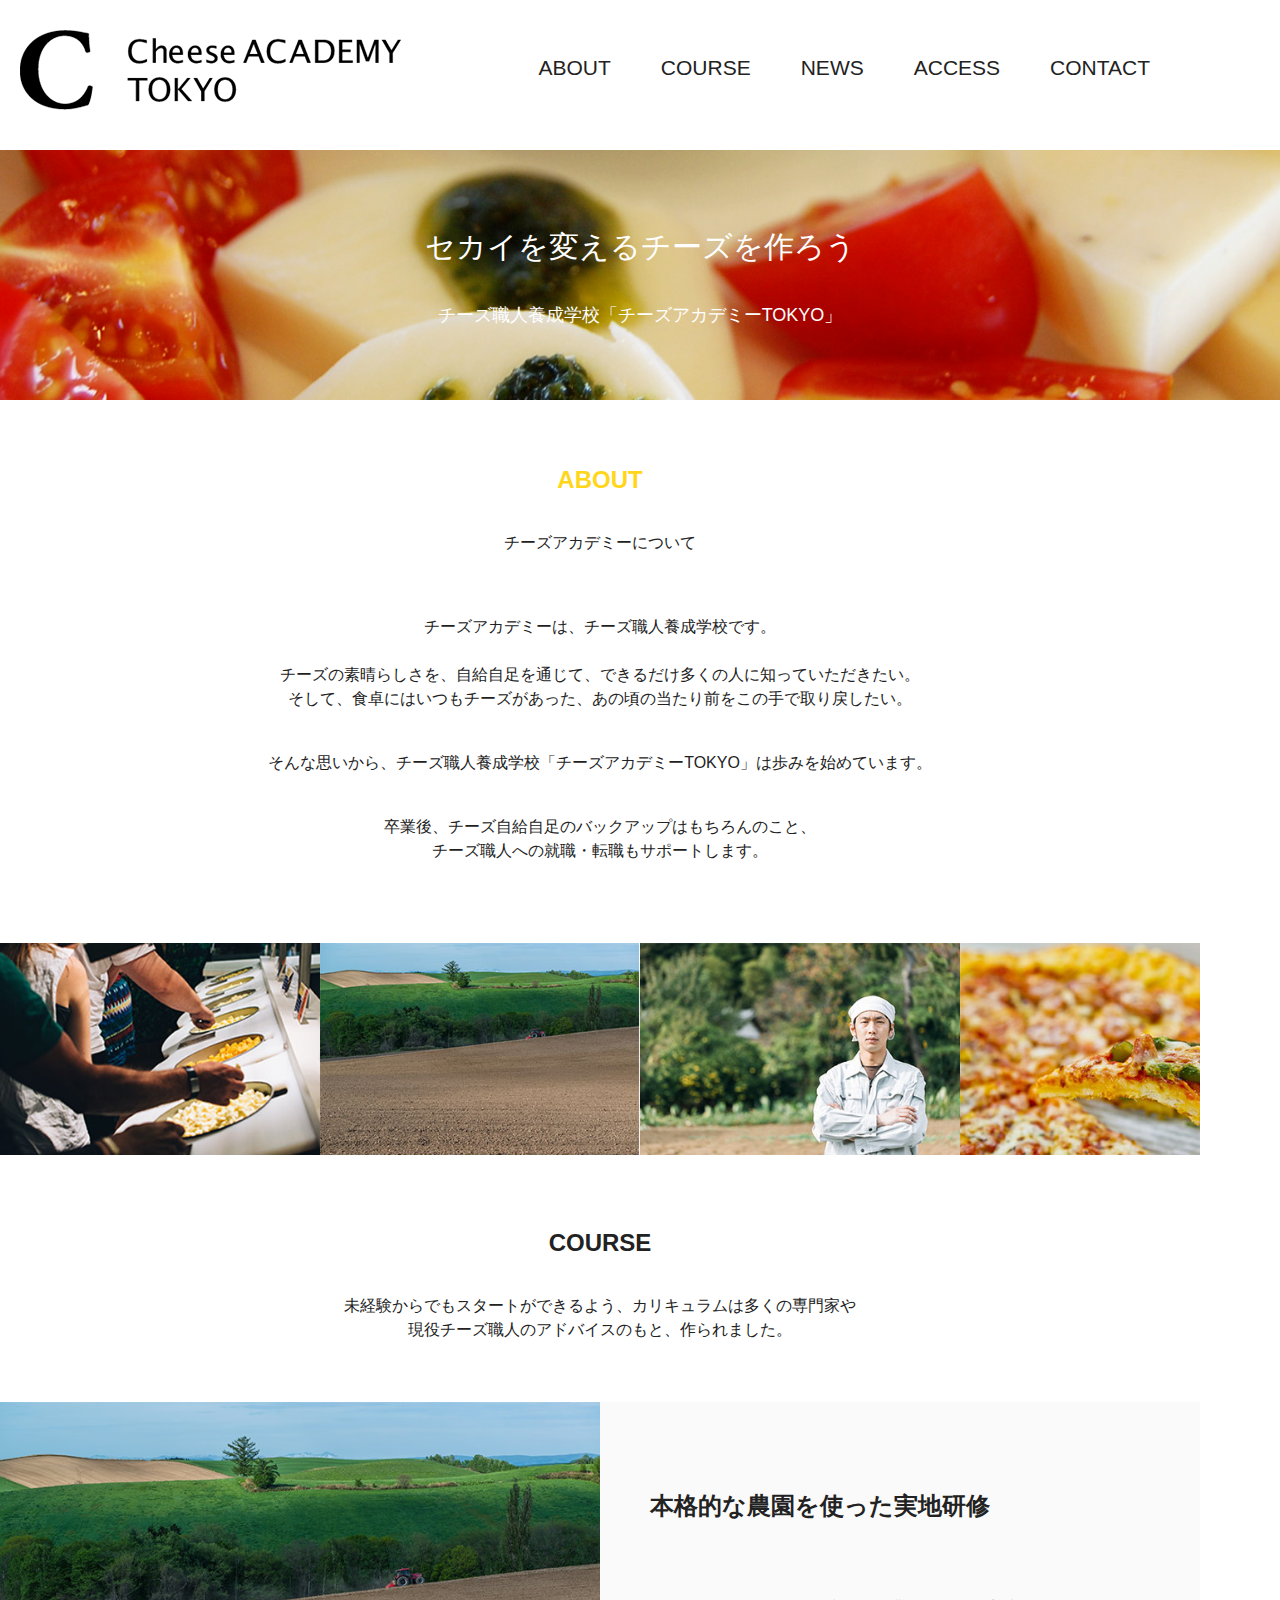
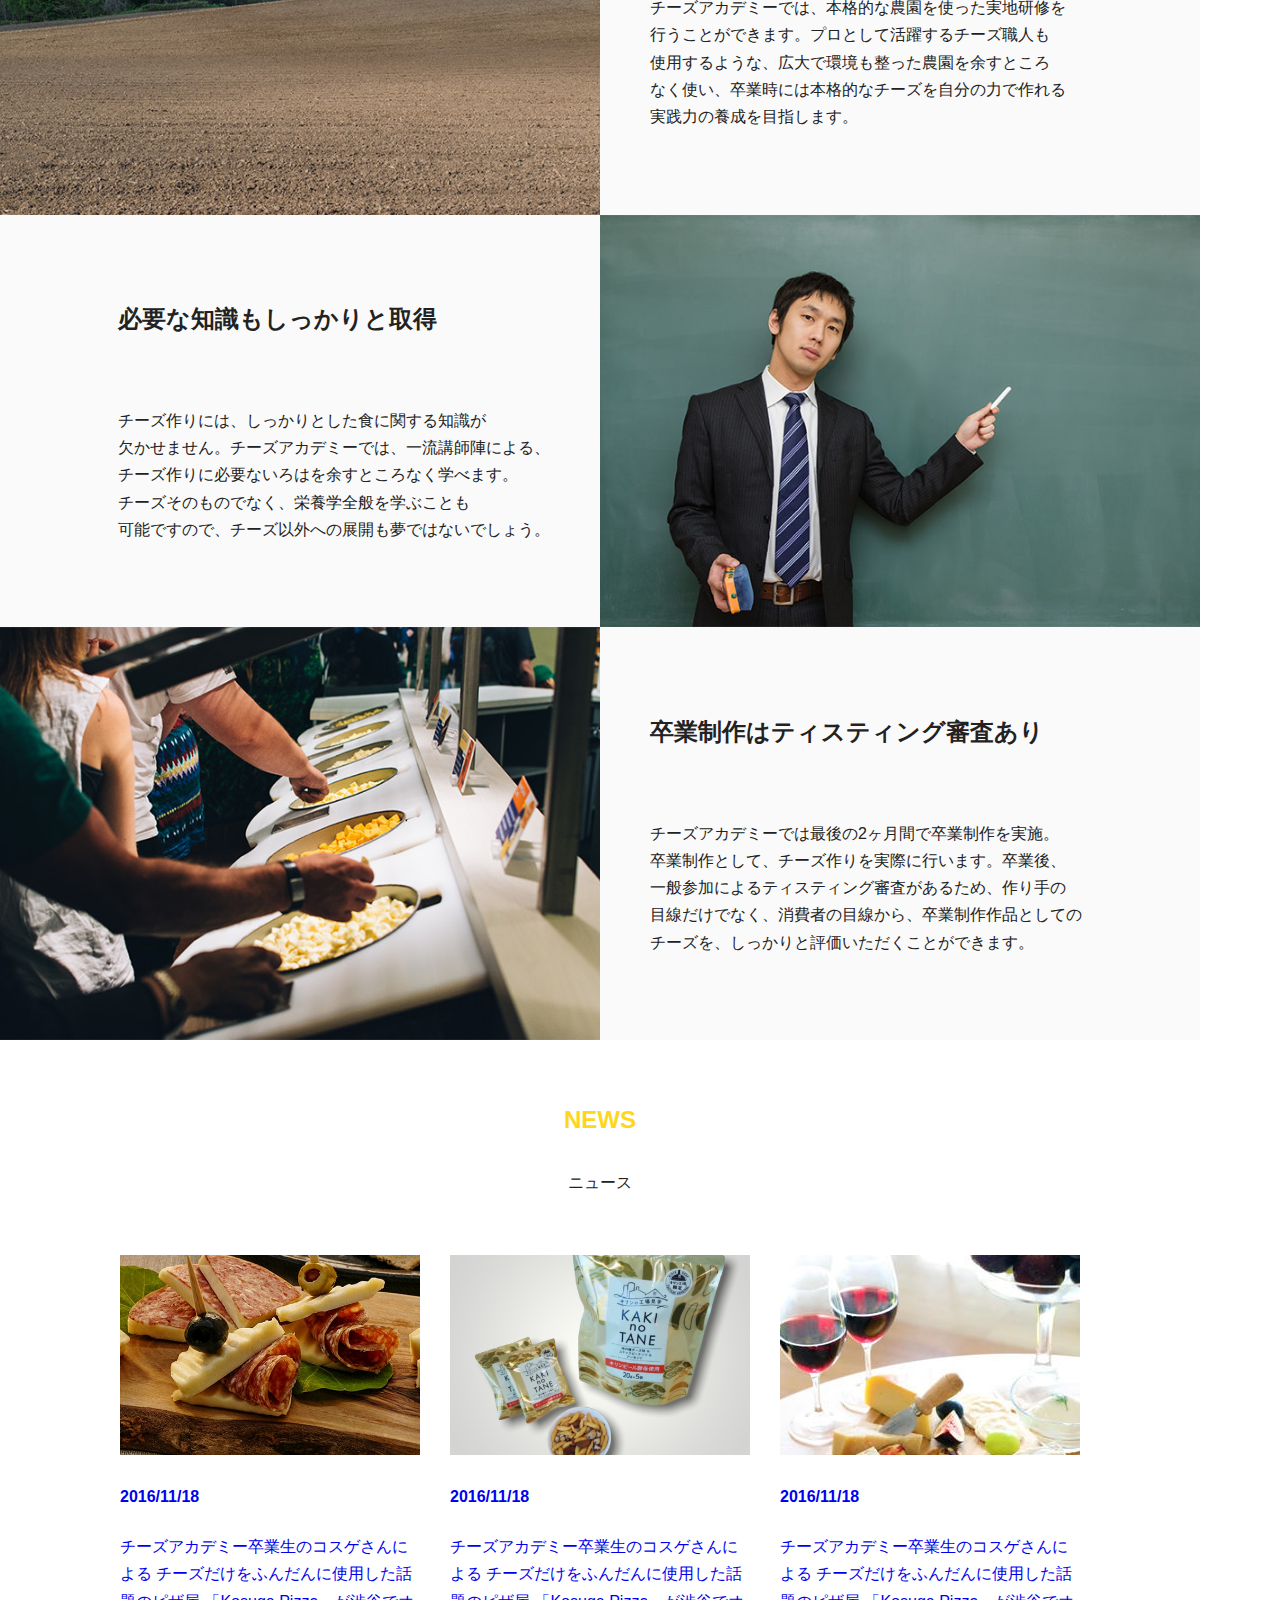
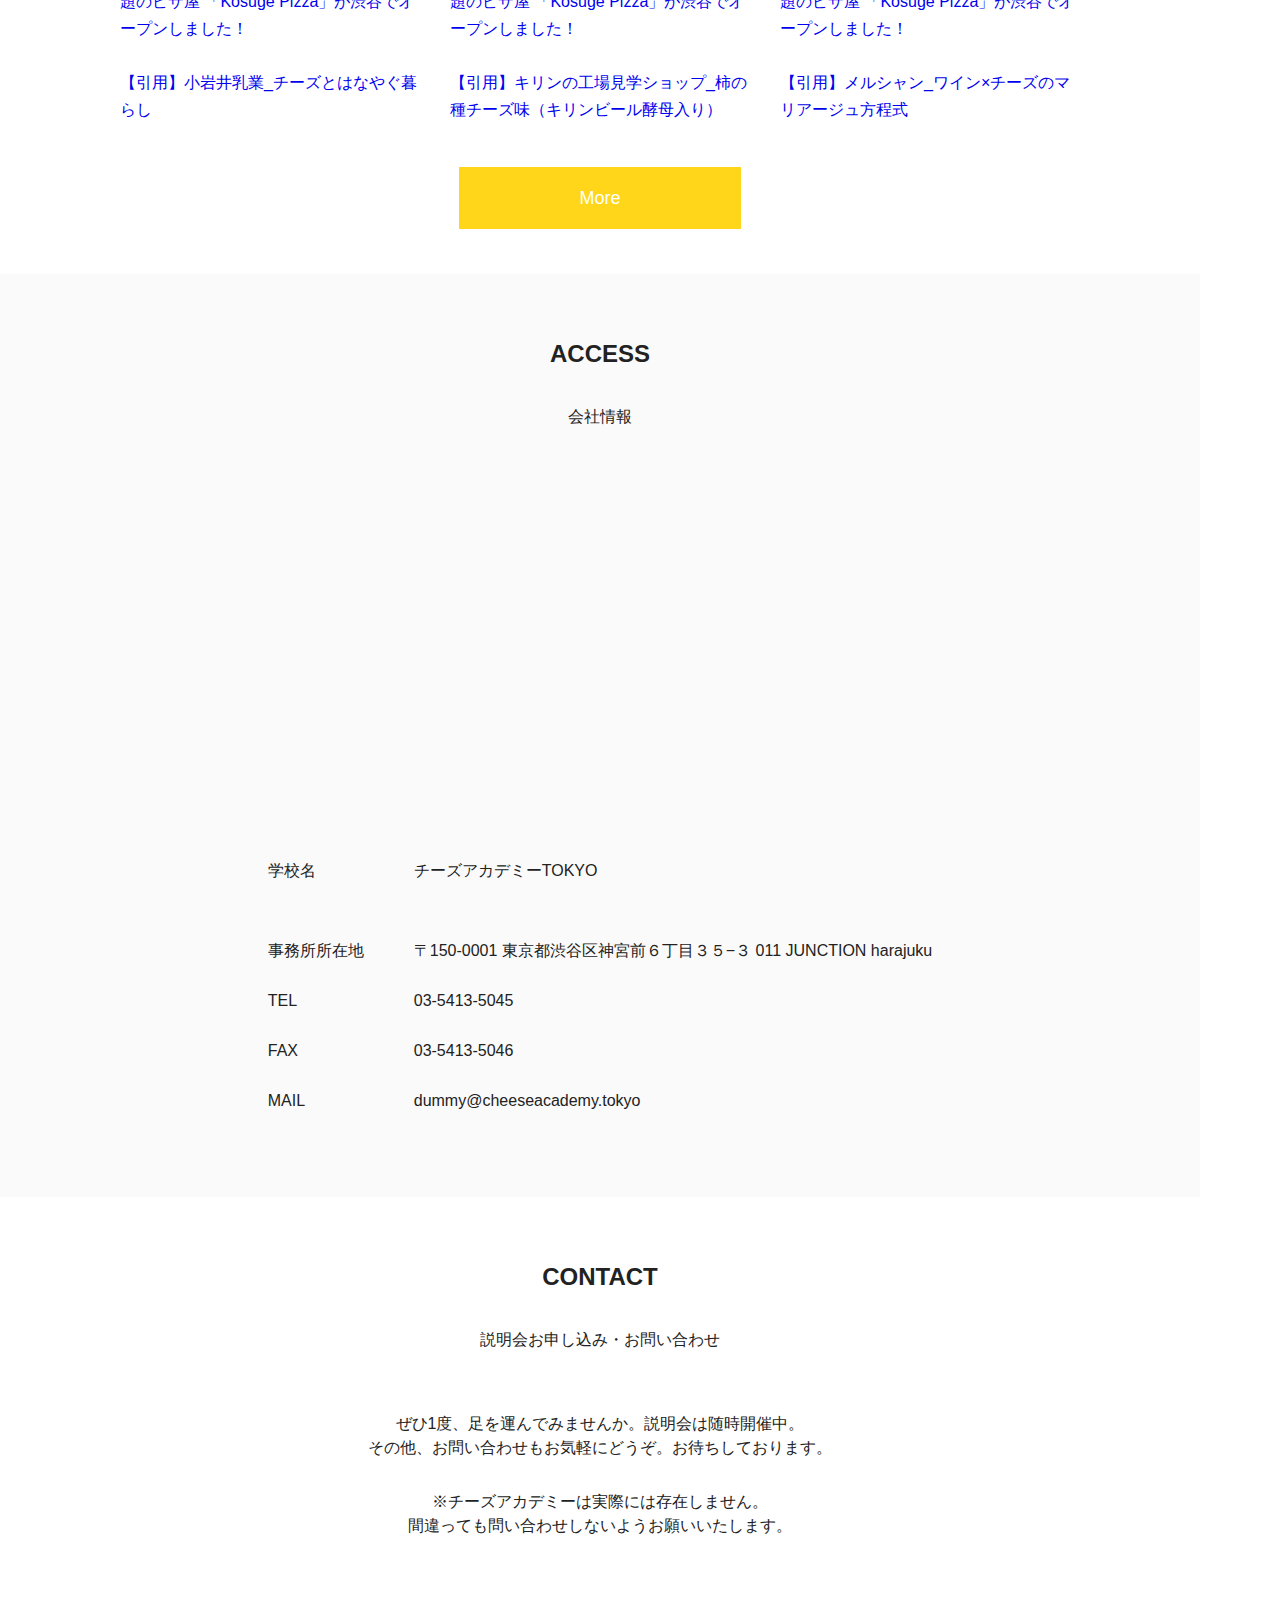
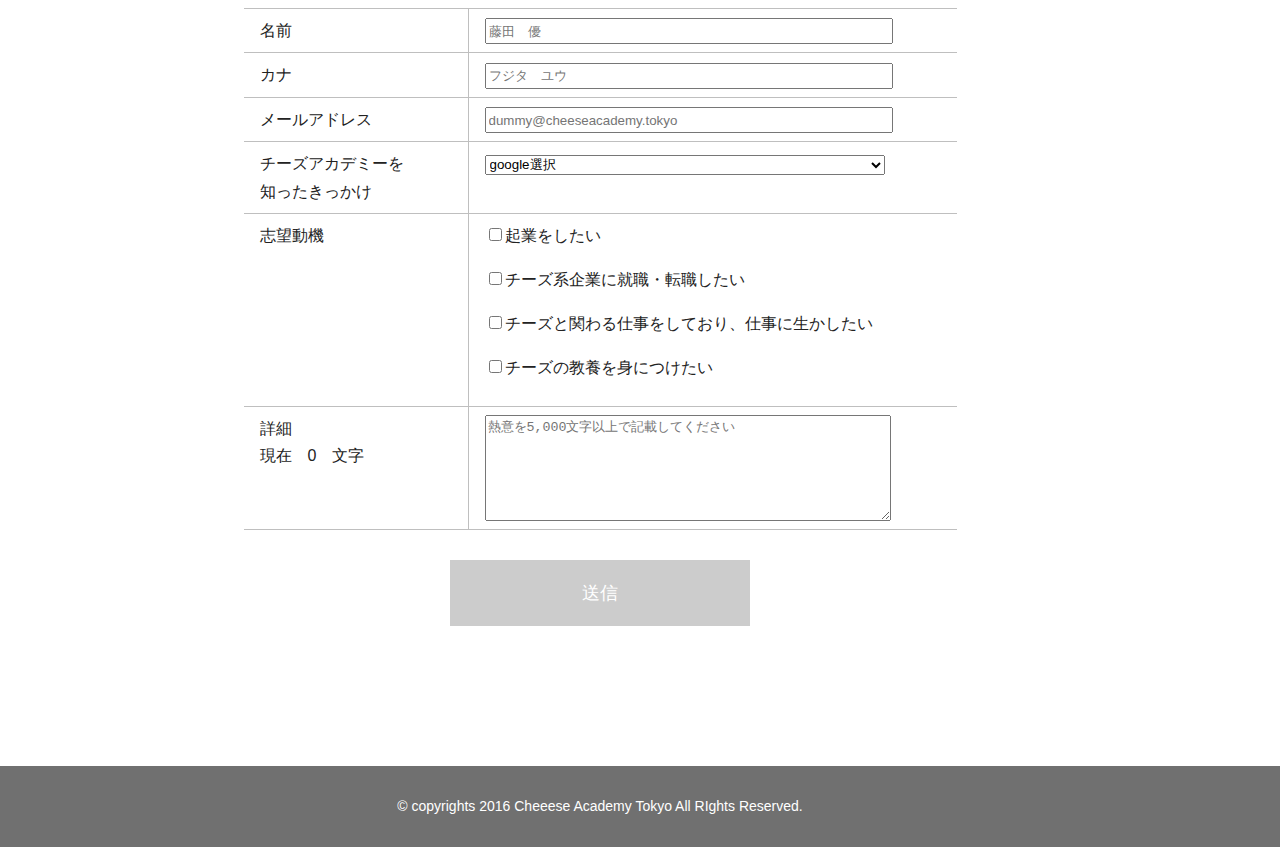
<file: index.html>
<!DOCTYPE html>
<html lang="ja">
  <!-- 最初の設定は終わっています　必要な方は触ってください -->

  <head>
    <meta charset="UTF-8" />
    <meta name="viewport" content="width=device-width, initial-scale=1.0" />
    <meta http-equiv="X-UA-Compatible" content="ie=edge" />
    <title>チーズアカデミー</title>
    <link rel="stylesheet" href="css/reset.css" />
    <link rel="stylesheet" href="css/style.css" />
  </head>
  <!-- 最初の設定は終わっています　必要な方は触ってください -->

  <body>
    <!-- この中に記述していく -->
    <!-- ここから下にコードを書く -->
    <div id="home" class="big-bg">
      <header class="page-header wrapper">
        <a href="index.html"
          ><img
            class="logo"
            src="img/header_logo.png"
            alt="チーズアカデミーホーム"
        /></a>
        <nav>
          <ul class="main-nav">
            <li><a href="index.html#about">ABOUT</a></li>
            <li><a href="index.html#course">COURSE</a></li>
            <li><a href="index.html#news">NEWS</a></li>
            <li><a href="index.html#access">ACCESS</a></li>
            <li><a href="index.html#contact">CONTACT</a></li>
          </ul>
        </nav>
      </header>
    </div>

    <div class="wrapper">
      <article>
        <div id="main">
          <div class="main-content">
            <h1 class="main-title">セカイを変えるチーズを作ろう</h1>
            <p>チーズ職人養成学校「チーズアカデミーTOKYO」</p>
          </div>
        </div>
        <div id="about" class="contents">
          <h2 class="title">ABOUT</h2>
          <p class="sub-title">チーズアカデミーについて</p>
          <p>チーズアカデミーは、チーズ職人養成学校です。</p>
          <p class="bottom40">
            <br />チーズの素晴らしさを、自給自足を通じて、できるだけ多くの人に知っていただきたい。
            <br />そして、食卓にはいつもチーズがあった、あの頃の当たり前をこの手で取り戻したい。
          </p>
          <p class="bottom40">
            そんな思いから、チーズ職人養成学校「チーズアカデミーTOKYO」は歩みを始めています。
          </p>
          <p>
            卒業後、チーズ自給自足のバックアップはもちろんのこと、
            <br />チーズ職人への就職・転職もサポートします。
          </p>
          <div class="about-container">
            <ul class="about-item">
              <li class="about-img">
                <img src="img/about_01.jpg" alt="ティスティング" />
              </li>
              <li class="about-img">
                <img src="img/about_02.jpg" alt="農園" />
              </li>
              <li class="about-img">
                <img src="img/about_03.jpg" alt="講師" />
              </li>
              <li class="about-img">
                <img src="img/about_04.jpg" alt="ピザ" />
              </li>
            </ul>
            <ul class="about-item">
              <li class="about-img">
                <img src="img/about_01.jpg" alt="ティスティング" />
              </li>
              <li class="about-img">
                <img src="img/about_02.jpg" alt="農園" />
              </li>
              <li class="about-img">
                <img src="img/about_03.jpg" alt="講師" />
              </li>
              <li class="about-img">
                <img src="img/about_04.jpg" alt="ピザ" />
              </li>
            </ul>
          </div>
        </div>
        <div id="course" class="contents">
          <h2 class="title">COURSE</h2>
          <p class="sub-title">
            未経験からでもスタートができるよう、カリキュラムは多くの専門家や
            <br />現役チーズ職人のアドバイスのもと、作られました。
          </p>
          <div class="course-container">
            <div class="course-item">
              <img src="img/course_01.jpg" alt="農園" />
            </div>
            <div class="course-text course-text-right">
              <h3 class="course-title">本格的な農園を使った実地研修</h3>
              <br />チーズアカデミーでは、本格的な農園を使った実地研修を
              <br />行うことができます。プロとして活躍するチーズ職人も
              <br />使用するような、広大で環境も整った農園を余すところ
              <br />なく使い、卒業時には本格的なチーズを自分の力で作れる
              <br />実践力の養成を目指します。
            </div>
            <div class="course-text course-text-left">
              <h3 class="course-title">必要な知識もしっかりと取得</h3>
              <br />チーズ作りには、しっかりとした食に関する知識が
              <br />欠かせません。チーズアカデミーでは、一流講師陣による、
              <br />チーズ作りに必要ないろはを余すところなく学べます。
              <br />チーズそのものでなく、栄養学全般を学ぶことも
              <br />可能ですので、チーズ以外への展開も夢ではないでしょう。
            </div>
            <div class="course-item">
              <img src="img/course_02.jpg" alt="講師" />
            </div>
            <div class="course-item">
              <img src="img/course_03.jpg" alt="テイスティング" />
            </div>
            <div class="course-text course-text-right">
              <h3 class="course-title">卒業制作はティスティング審査あり</h3>
              <br />チーズアカデミーでは最後の2ヶ月間で卒業制作を実施。
              <br />卒業制作として、チーズ作りを実際に行います。卒業後、
              <br />一般参加によるティスティング審査があるため、作り手の
              <br />目線だけでなく、消費者の目線から、卒業制作作品としての
              <br />チーズを、しっかりと評価いただくことができます。
            </div>
          </div>
        </div>
        <div id="news" class="contents">
          <h2 class="title">NEWS</h2>
          <p class="sub-title">ニュース</p>
          <div class="news-container">
            <a href="https://www.koiwaimilk.com/dairy/nurucheese/">
              <div class="news-item">
                <div class="news-img">
                  <img src="img/cheese_01.jpeg" alt="チーズ" />
                </div>
                <div>
                  <p class="news-title">2016/11/18</p>
                  チーズアカデミー卒業生のコスゲさんによる
                  チーズだけをふんだんに使用した話題のピザ屋 「Kosuge
                  Pizza」が渋谷でオープンしました！
                  <br /><br />【引用】小岩井乳業_チーズとはなやぐ暮らし
                </div>
              </div>
            </a>
            <a href="https://kirin-factoryshop.com/item-detail/1041477">
              <div class="news-item">
                <div class="news-img">
                  <img src="img/cheese_02.png" alt="柿の種チーズ" />
                </div>
                <div>
                  <p class="news-title">2016/11/18</p>
                  チーズアカデミー卒業生のコスゲさんによる
                  チーズだけをふんだんに使用した話題のピザ屋 「Kosuge
                  Pizza」が渋谷でオープンしました！
                  <br /><br />【引用】キリンの工場見学ショップ_柿の種チーズ味（キリンビール酵母入り）
                </div>
              </div>
            </a>
            <a
              href="https://www.kirin.co.jp/alcohol/wine/wine_academy/column/mariage/03.html"
            >
              <div class="news-item">
                <div class="news-img">
                  <img src="img/cheese_03.jpeg" alt="ワインとチーズ" />
                </div>
                <div>
                  <p class="news-title">2016/11/18</p>
                  チーズアカデミー卒業生のコスゲさんによる
                  チーズだけをふんだんに使用した話題のピザ屋 「Kosuge
                  Pizza」が渋谷でオープンしました！
                  <br /><br />【引用】メルシャン_ワイン×チーズのマリアージュ方程式
                </div>
              </div>
            </a>
          </div>
          <a class="button" input type="button" href="more.html">More</a>
        </div>
        <div id="access" class="contents">
          <h2 class="title">ACCESS</h2>
          <p class="sub-title">会社情報</p>
          <iframe
            src="https://www.google.com/maps/embed?pb=!1m18!1m12!1m3!1d6482.6238217092405!2d139.69395937770997!3d35.669321100000005!2m3!1f0!2f0!3f0!3m2!1i1024!2i768!4f13.1!3m3!1m2!1s0x60188d9bc4aff957%3A0x8b61d22d05576ce3!2sJUNCTION%20harajuku!5e0!3m2!1sja!2sjp!4v1682124327106!5m2!1sja!2sjp"
            width="1200"
            height="300"
            style="border: 0"
            allowfullscreen=""
            loading="lazy"
            referrerpolicy="no-referrer-when-downgrade"
          ></iframe>
          <table class="access-text">
            <tr>
              <td class="left access-title">学校名</td>
              <td class="right access-title">チーズアカデミーTOKYO</td>
            </tr>
            <tr>
              <td class="left">事務所所在地</td>
              <td class="right">
                〒150-0001 東京都渋谷区神宮前６丁目３５−３ 011 JUNCTION harajuku
              </td>
            </tr>
            <tr>
              <td class="left">TEL</td>
              <td class="right">03-5413-5045</td>
            </tr>
            <tr>
              <td class="left">FAX</td>
              <td class="right">03-5413-5046</td>
            </tr>
            <tr>
              <td class="left">MAIL</td>
              <td class="right">dummy@cheeseacademy.tokyo</td>
            </tr>
          </table>
        </div>
        <div id="contact" class="contents">
          <h2 class="title">CONTACT</h2>
          <p class="sub-title">説明会お申し込み・お問い合わせ</p>
          <p class="bottom30">
            ぜひ1度、足を運んでみませんか。説明会は随時開催中。
            <br />その他、お問い合わせもお気軽にどうぞ。お待ちしております。
          </p>
          <p class="bottom70">
            ※チーズアカデミーは実際には存在しません。
            <br />間違っても問い合わせしないようお願いいたします。
          </p>
          <form action="#">
            <table class="address">
              <tr>
                <td class="left"><label>名前</label></td>
                <td class="right">
                  <input type="text" placeholder="藤田　優" />
                </td>
              </tr>
              <tr>
                <td class="left"><label>カナ</label></td>
                <td class="right">
                  <input type="text" placeholder="フジタ　ユウ" />
                </td>
              </tr>
              <tr>
                <td class="left"><label>メールアドレス</label></td>
                <td class="right">
                  <input type="email" placeholder="dummy@cheeseacademy.tokyo" />
                </td>
              </tr>
              <tr>
                <td class="left">
                  <label>チーズアカデミーを<br />知ったきっかけ</label>
                </td>
                <td class="right">
                  <select name="opportunity" class="select-item">
                    <option value="google選択">google選択</option>
                    <option value="SNS">SNS</option>
                    <option value="紹介">紹介</option>
                    <option value="たまたま通りかかった">
                      たまたま通りかかった
                    </option>
                    <option value="その他">その他</option>
                  </select>
                </td>
              </tr>
              <tr>
                <td class="left"><label>志望動機</label></td>
                <td class="right">
                  <div class="selection-aid">
                    <input
                      type="checkbox"
                      name="will"
                      value="起業をしたい"
                      id="startup"
                    /><label for="startup"
                      >起業をしたい　　　　　　　　　　　　　　　　　　</label
                    >
                  </div>
                  <div class="selection-aid">
                    <input
                      type="checkbox"
                      name="will"
                      value="チーズ系企業に就職・転職したい"
                      id="job-change"
                    /><label for="job-change"
                      >チーズ系企業に就職・転職したい　　　　　　　　　</label
                    >
                  </div>
                  <div class="selection-aid">
                    <input
                      type="checkbox"
                      name="will"
                      value="チーズと関わる仕事をしており、仕事に生かしたい"
                      id="reskilling"
                    /><label for="reskilling"
                      >チーズと関わる仕事をしており、仕事に生かしたい　</label
                    >
                  </div>
                  <div class="selection-aid">
                    <input
                      type="checkbox"
                      name="will"
                      value="チーズの教養を身につけたい"
                      id="education"
                    /><label for="education"
                      >チーズの教養を身につけたい　　　　　　　　　　　</label
                    >
                  </div>
                </td>
              </tr>
              <tr>
                <td class="left">
                  <label
                    >詳細<br />現在　<span class="count">0</span>　文字</label
                  >
                </td>
                <td class="right">
                  <textarea
                    name="message"
                    class="message"
                    placeholder="熱意を5,000文字以上で記載してください"
                  ></textarea>
                </td>
              </tr>
            </table>
            <input
              type="submit"
              id="button"
              class="button"
              value="送信"
              disabled
            />
            <script language="javascript" type="text/javascript">
              const message = document.querySelector(".message");
              const count = document.querySelector(".count");
              message.addEventListener("keyup", () => {
                count.textContent = message.value.length;
                const minnumber = message.value.length;
                if (minnumber >= 10) {
                  console.log("文字数設定オッケー");
                  const btn = document.getElementById("button");
                  btn.disabled = false;
                } else {
                  const btn = document.getElementById("button");
                  btn.disabled = true;
                }
                /* function setDisabled() {
                document.getElementById("button").disabled = true;
                */
              });
            </script>
          </form>
        </div>
      </article>
    </div>

    <footer>
      <div class="wrapper">
        <p>
          <small
            >&copy; copyrights 2016 Cheeese Academy Tokyo All RIghts
            Reserved.</small
          >
        </p>
      </div>
    </footer>
    <!-- ここから上にコードを書く -->
    <!-- この中に記述していく -->
    <script src="https://code.jquery.com/jquery-3.2.1.min.js"></script>
    <script src="js/main.js"></script>
  </body>
</html>
</file>
<file: css/style.css>
/* ここから下に記載していく */
@charset "UTF-8";

/* 共通部分
---------------------------- */
html {
  font-size: 100%;
}
body {
  font-family: "Yu Gothic Medium", "游ゴシック Medium", "YuGothic",
    "游ゴシック体", "ヒラギノ角ゴ Pro W3", sans-serif;
  line-height: 1.7;
  color: #222222;
}
a {
  text-decoration: none;
}
p {
  line-height: 1.5;
}
img {
  max-width: 100%;
}
.wrapper {
  max-width: 1200px;
  text-align: center;
}

/* ヘッダー
---------------------------- */
#home {
  height: 150px;
}
.logo {
  margin: 30px 20px;
  max-height: 100%;
}
.main-nav {
  display: flex;
  font-size: 21px;
  margin: 50px;
  list-style: none;
}
.main-nav a {
  color: #222222;
}
.main-nav li {
  margin-left: 50px;
}
.main-nav a:hover {
  color: #0bd;
}
.page-header {
  display: flex;
  justify-content: space-between;
  height: 125px;
}

/* ボタン　*/
.button {
  font-size: 18px;
  background: #ffd61a;
  color: #fff;
  padding: 21px 120px;
}
.button:hover {
  background: #0090aa;
}
.button:disabled {
  background: #ccc;
}

/* メインビジュアル（世界を変えるチーズを作ろう、How about a drink?）
---------------------------- */
#main {
  background-image: url(../img/mainbg.png);
  /* width: 100%; */
  height: 250px;
  color: #fff;
  position: relative;
  min-width: 100vw;
  background-size: cover;
}
#drinking-party {
  background-image: url(../img/drink_00.jpg), linear-gradient(white, #97cdf3);
  /* width: 100%; */
  background-color: #e6f0f0;
  background-blend-mode: hard-light;
  height: 250px;
  color: black;
  position: relative;
  min-width: 100vw;
  background-size: cover;
}
.main-content {
  position: absolute;
  top: 50%;
  left: 50%;
  transform: translate(-50%, -50%);
}
.main-title {
  font-size: 30px;
  margin-bottom: 30px;
}
.main-content p {
  font-size: 18px;
}

/* コンテンツ共通
---------------------------- */
.contents {
  padding-top: 60px;
}
.title {
  font-weight: bold;
  font-size: 24px;
  margin-bottom: 30px;
}
.sub-title {
  margin-bottom: 60px;
}

/* ABOUT（チーズアカデミーについて）
---------------------------- */
#about .title {
  color: #ffd61a;
}
.about-container {
  display: flex;
  margin-top: 80px;
  overflow: hidden;
}
.about-item {
  display: flex;
  animation: loop-list 5s linear infinite;
}
.about-img {
  width: calc(100vw / 4);
  display: block;
}
.about-img img {
  width: 100%;
}
@keyframes loop-list {
  0% {
    transform: translateX(0);
  }
  to {
    transform: translateX(-100%);
  }
}
.about-container:hover .about-item {
  animation-play-state: paused;
}
/*
 @keyframes loop { 
  0% {
    transform: translateX(100%);
  }
  to {
    transform: translateX(-100%);
  }
}
@keyframes loop2 {
  0% {
    transform: translateX(0);
  }
  to {
    transform: translateX(-200%);
  }
}
.about-container ul:first-child {
  animation: loop 50s -25s linear infinite;
}
.about-container ul:last-child {
  animation: loop2 50s linear infinite;
}
*/
.bottom40 {
  margin-bottom: 40px;
}

/* COURSE
---------------------------- */
.course-container {
  display: grid;
  grid-template-columns: 1fr 1fr;
  grid-template-rows: 1fr 1fr 1fr;
  background-color: #fafafa;
}
.course-item img {
  height: 100%;
  width: 100%;
  object-fit: cover;
}
.course-text {
  align-self: center;
  text-align: left;
}
.course-text-right {
  justify-self: start;
  padding-left: 50px;
}
.course-text-left {
  justify-self: end;
  padding-right: 50px;
}
.course-title {
  font-weight: bold;
  font-size: 24px;
  margin-bottom: 40px;
}

/* NEWS（ニュース）
---------------------------- */
#news {
  padding-bottom: 60px;
}
#news .title {
  color: #ffd61a;
}
.news-container {
  /*
  display: grid;
  gap: 30px;
  grid-template-columns: 1fr 1fr 1fr;
  margin-bottom: 60px;
  justify-items: center;
  */
  display: flex;
  justify-content: center;
  margin-bottom: 60px;
}
.news-item {
  width: 300px;
  text-align: left;
  margin: 0 15px;
}
.news-item:hover {
  border: solid 5px red;
}
.news-img {
  width: 300px;
  height: 200px;
}
.news-img img {
  width: 100%;
  height: 100%;
  object-fit: cover;
}
.news-title {
  font-weight: bold;
  margin-top: 30px;
  margin-bottom: 24px;
}

/* ACCESS（会社情報）
---------------------------- */
#access {
  padding-bottom: 60px;
  background-color: #fafafa;
}
#access table {
  margin: auto;
  margin-top: 60px;
}
#access td {
  text-align: left;
  height: 50px;
}
#access .right {
  padding-left: 50px;
}
.access-title {
  padding-bottom: 30px;
}

/* CONTACT（会社情報）
---------------------------- */
#contact {
  margin-bottom: 140px;
}
.bottom30 {
  margin-bottom: 30px;
}
.bottom70 {
  margin-bottom: 70px;
}
#contact table {
  margin: auto;
  margin-bottom: 30px;
  text-align: left;
}
#contact td {
  padding: 8px 64px 8px 16px;
  border-top: 1px solid #bfbfbf;
  border-bottom: 1px solid #bfbfbf;
}
#contact .left {
  border-right: 1px solid #bfbfbf;
}
#contact label {
  width: 240px;
}
input[type="text"],
input[type="email"],
select {
  width: 400px;
  height: 20px;
}
#contact form div {
  margin-bottom: 24px;
}
/*
.select-item {
  height: 20px;
}
*/
.selection-aid {
  height: 20px;
}
.selection-aid:hover {
  border: dotted 2px red;
}
#contact .button {
  border: none;
  width: 300px;
}
/*
input[type="checkbox"] {
  margin-bottom: 24px;
}
*/
textarea {
  vertical-align: top;
  width: 400px;
  height: 100px;
}

/* MAP
---------------------------- */
#map {
  margin-top: 0px;
  margin-bottom: 30px;
  width: 100vw;
  padding-top: 1.5%;
}
#map a {
  background-color: pink;
}
.map-container {
  display: grid;
  gap: 1px;
  grid-template-columns: 1fr 1fr 1fr;
  grid-template-rows: 1fr 1fr 1fr;
  padding: 15px 35%;
}
.map-item {
  cursor: pointer;
  transition: all 0.2s;
}
.map-item img {
  height: 100%;
  width: 100%;
}
#output {
  font-size: 25px;
  font-weight: bold;
}
.map-item :hover {
  transform: scale(1.2, 1.2);
}

/* フッター
---------------------------- */
footer {
  background: #707070;
  padding-top: 30px;
  padding-bottom: 30px;
}
footer p {
  color: #fff;
  font-size: 0.875rem;
}
</file>
